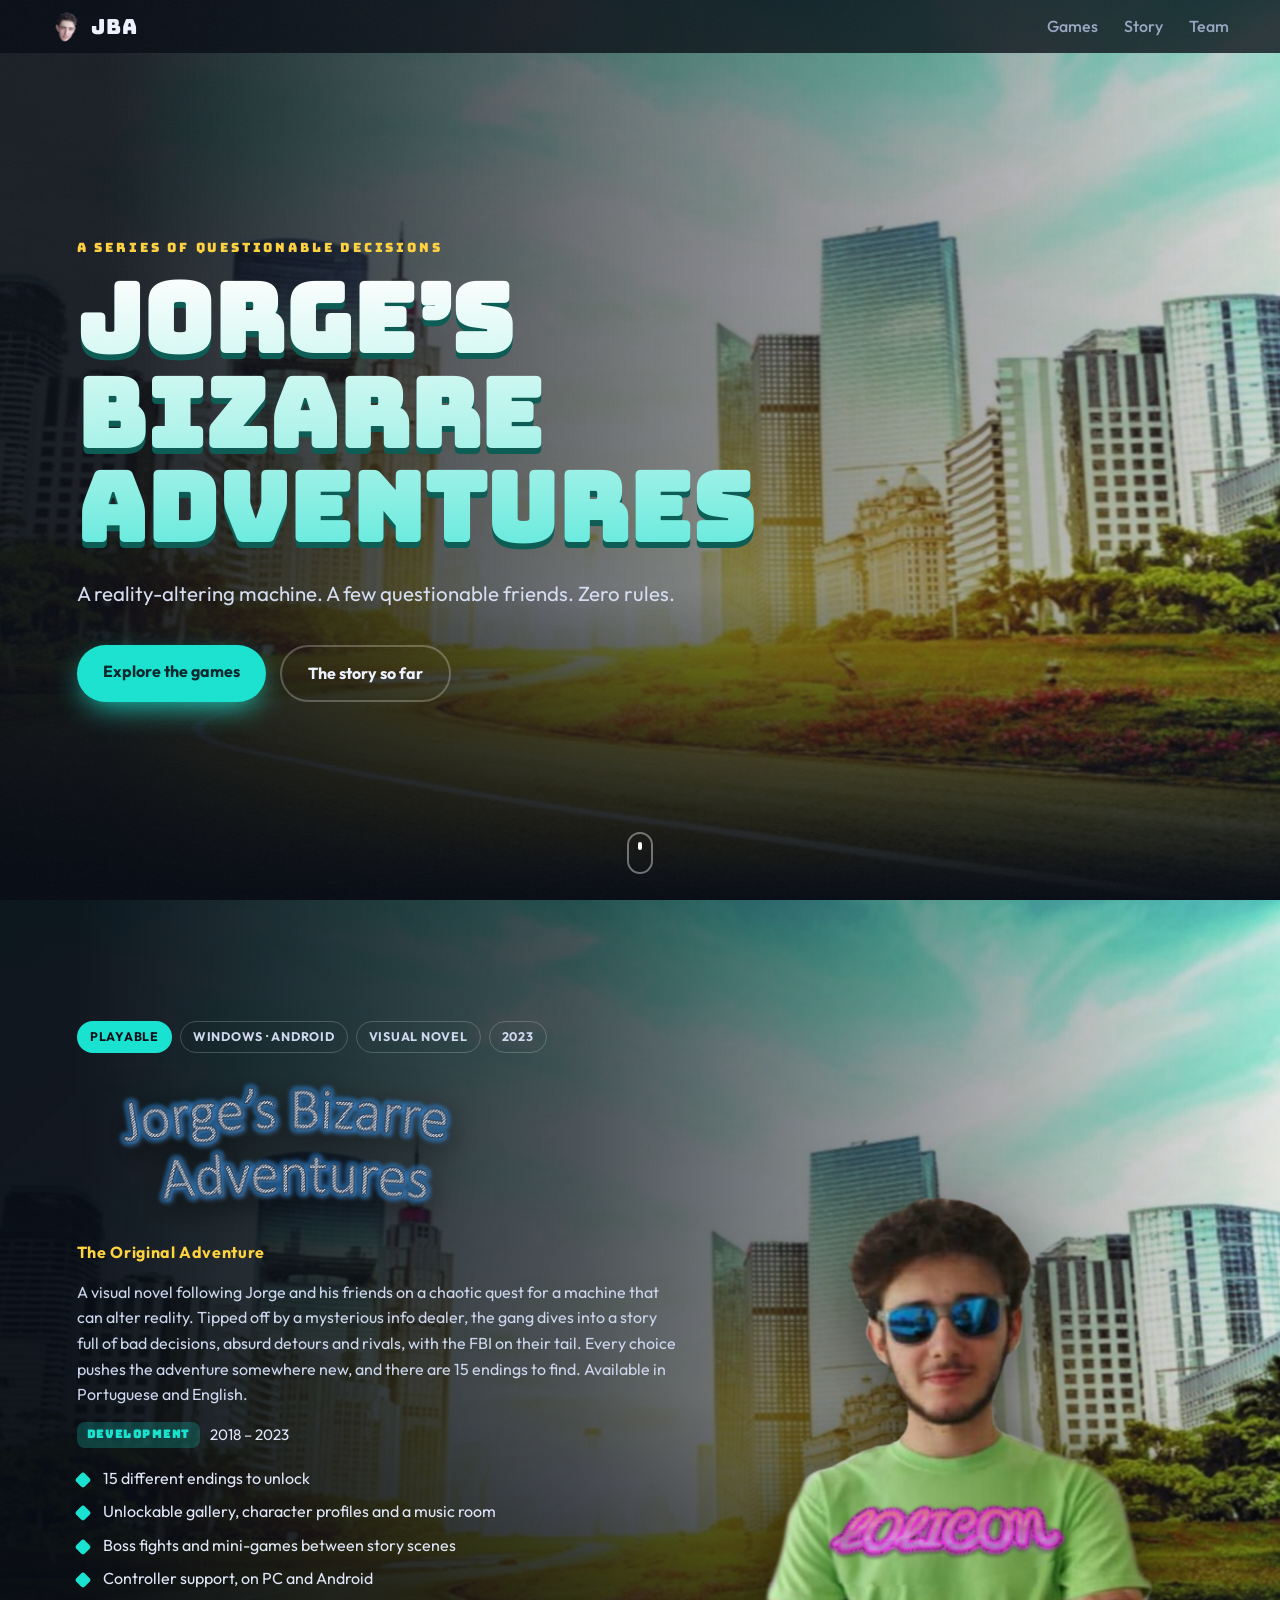
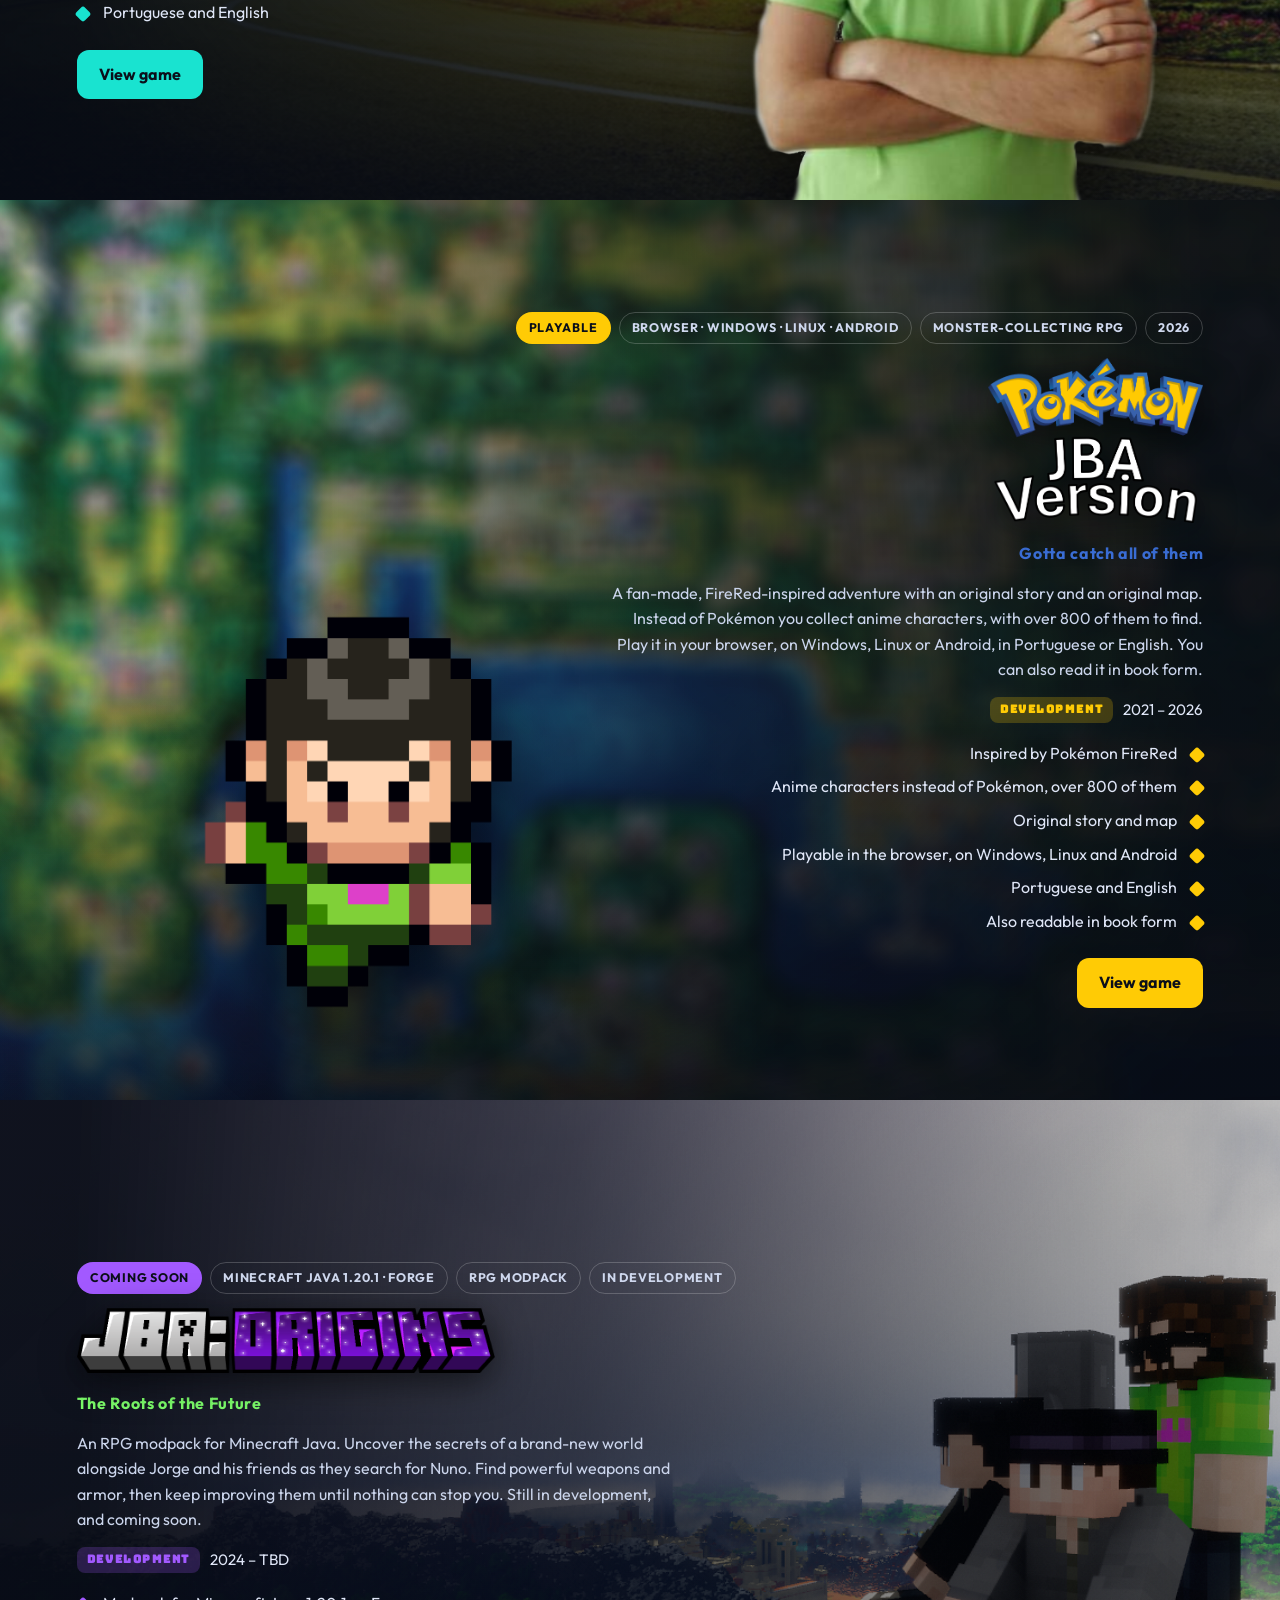
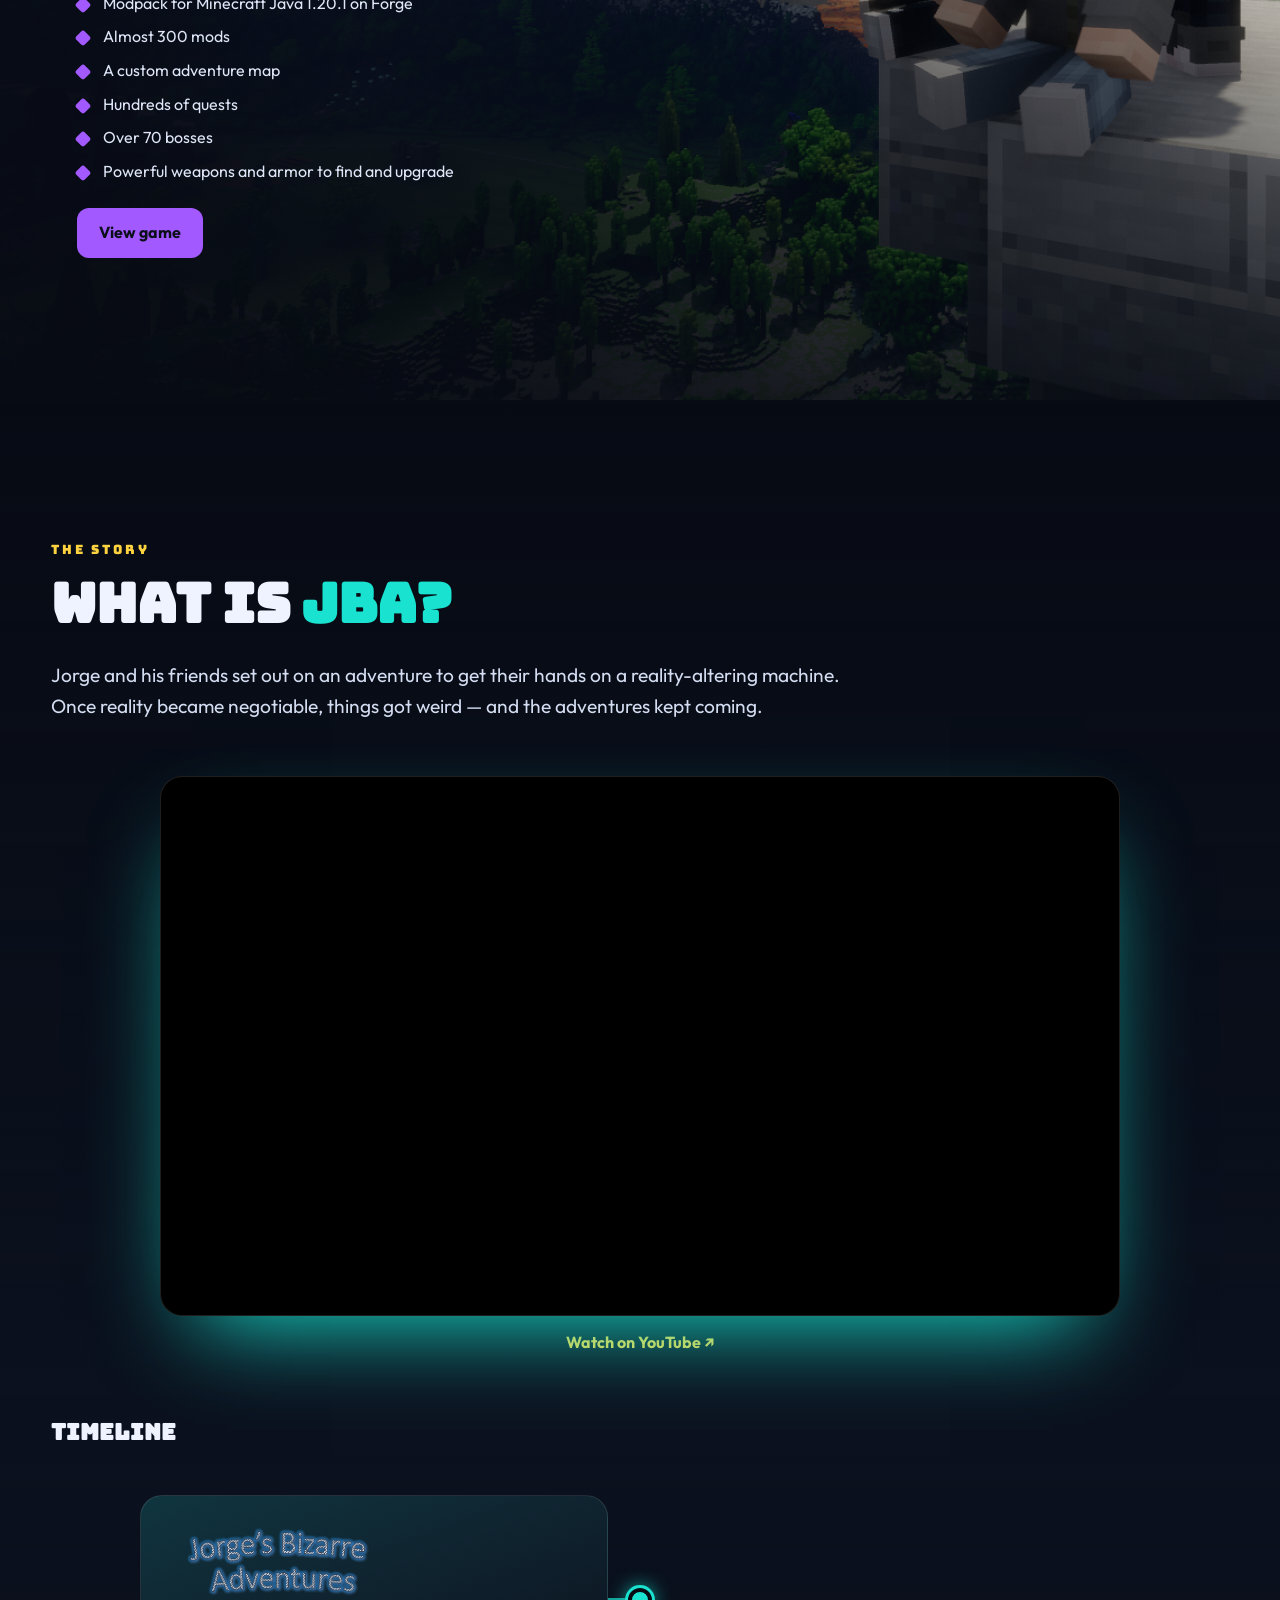
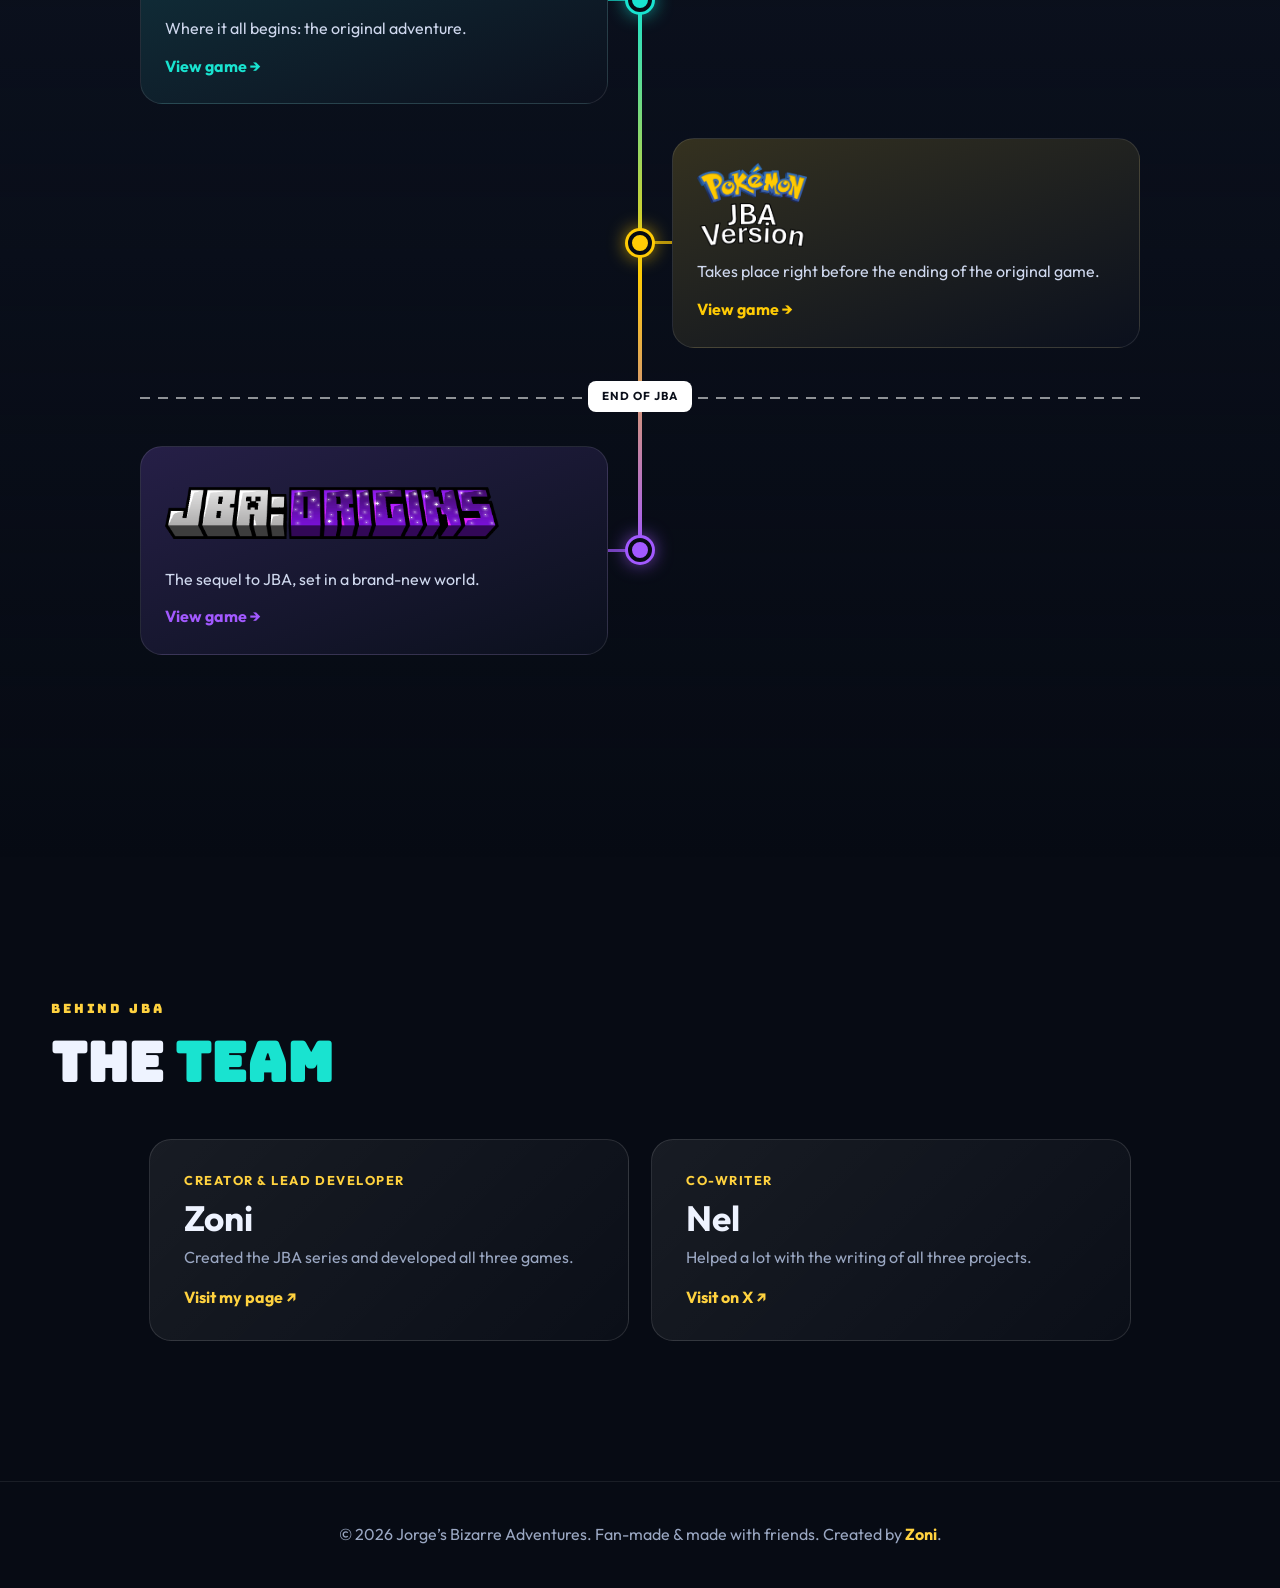
<file: index.html>
<!DOCTYPE html>
<html lang="en">
<head>
<meta charset="utf-8">
<meta name="viewport" content="width=device-width, initial-scale=1">
<title>JBA</title>
<meta name="description" content="Jorge's Bizarre Adventures: the games, the story and the gang.">
<link rel="icon" href="assets/jba/window_icon.png">
<link rel="preconnect" href="https://fonts.googleapis.com">
<link rel="preconnect" href="https://fonts.gstatic.com" crossorigin>
<link href="https://fonts.googleapis.com/css2?family=Bungee&family=Outfit:wght@400;500;700&display=swap" rel="stylesheet">
<link rel="stylesheet" href="styles.css">
</head>
<body>
<div class="noise" aria-hidden="true"></div>
<div class="glow" aria-hidden="true"></div>

<header class="nav solid" id="nav">
  <a href="#top" class="brand"><img src="assets/jba/window_icon.png" alt="" width="28" height="28"><span>JBA</span></a>
  <nav>
    <a href="#games">Games</a>
    <a href="#story">Story</a>
    <a href="#creator">Team</a>
  </nav>
</header>

<main id="top">
  <!-- HERO -->
  <section class="hero" id="hero">
    <div class="hero-bg" id="heroBg"></div>
    <div class="hero-shade"></div>
    <div class="hero-copy">
      <p class="eyebrow">A series of questionable decisions</p>
      <h1 class="glitch" data-text="Jorge’s Bizarre Adventures">Jorge’s Bizarre Adventures</h1>
      <p class="lede" id="tagline"></p>
      <div class="cta">
        <a class="btn primary" href="#games">Explore the games</a>
        <a class="btn ghost" href="#story">The story so far</a>
      </div>
    </div>
    <a class="scroll-cue" href="#games" aria-label="Scroll to games"><span></span></a>
  </section>

  <!-- GAMES: stacked panels, built from data.js -->
  <section class="stack" id="games" aria-label="The games"></section>

  <!-- STORY -->
  <section class="section alt" id="story">
    <div class="wrap">
      <p class="eyebrow">The story</p>
      <h2 id="aboutTitle">What is <em>JBA?</em></h2>
      <p class="about" id="about"></p>
      <div class="video rv" id="videoBox" data-id="-TUr1EGMgIM"></div>
      <p class="video-link rv"><a href="https://www.youtube.com/watch?v=-TUr1EGMgIM" target="_blank" rel="noopener">Watch on YouTube ↗</a></p>

      <h3 class="tl-title rv">Timeline</h3>
      <ol class="sp" id="timeline"></ol>
    </div>
  </section>

  <!-- CREATOR -->
  <section class="section" id="creator">
    <div class="wrap">
      <p class="eyebrow">Behind JBA</p>
      <h2>The <em>Team</em></h2>
      <div class="team">
        <a class="creator rv" href="https://zonig.carrd.co/" target="_blank" rel="noopener">
        <span class="creator-role">Creator &amp; Lead Developer</span>
        <strong class="creator-name">Zoni</strong>
        <span class="creator-sub">Created the JBA series and developed all three games.</span>
        <span class="tl-go">Visit my page ↗</span>
      </a>
      <a class="creator rv" href="https://x.com/Nell0W" target="_blank" rel="noopener">
        <span class="creator-role">Co-writer</span>
        <strong class="creator-name">Nel</strong>
        <span class="creator-sub">Helped a lot with the writing of all three projects.</span>
        <span class="tl-go">Visit on X ↗</span>
      </a>
      </div>
    </div>
  </section>

</main>

<footer class="footer">
  <p>© <span id="year"></span> Jorge’s Bizarre Adventures. Fan-made &amp; made with friends. Created by <a href="https://zonig.carrd.co/" target="_blank" rel="noopener">Zoni</a>.</p>
</footer>

<script src="data.js"></script>
<script src="script.js"></script>
</body>
</html>
</file>
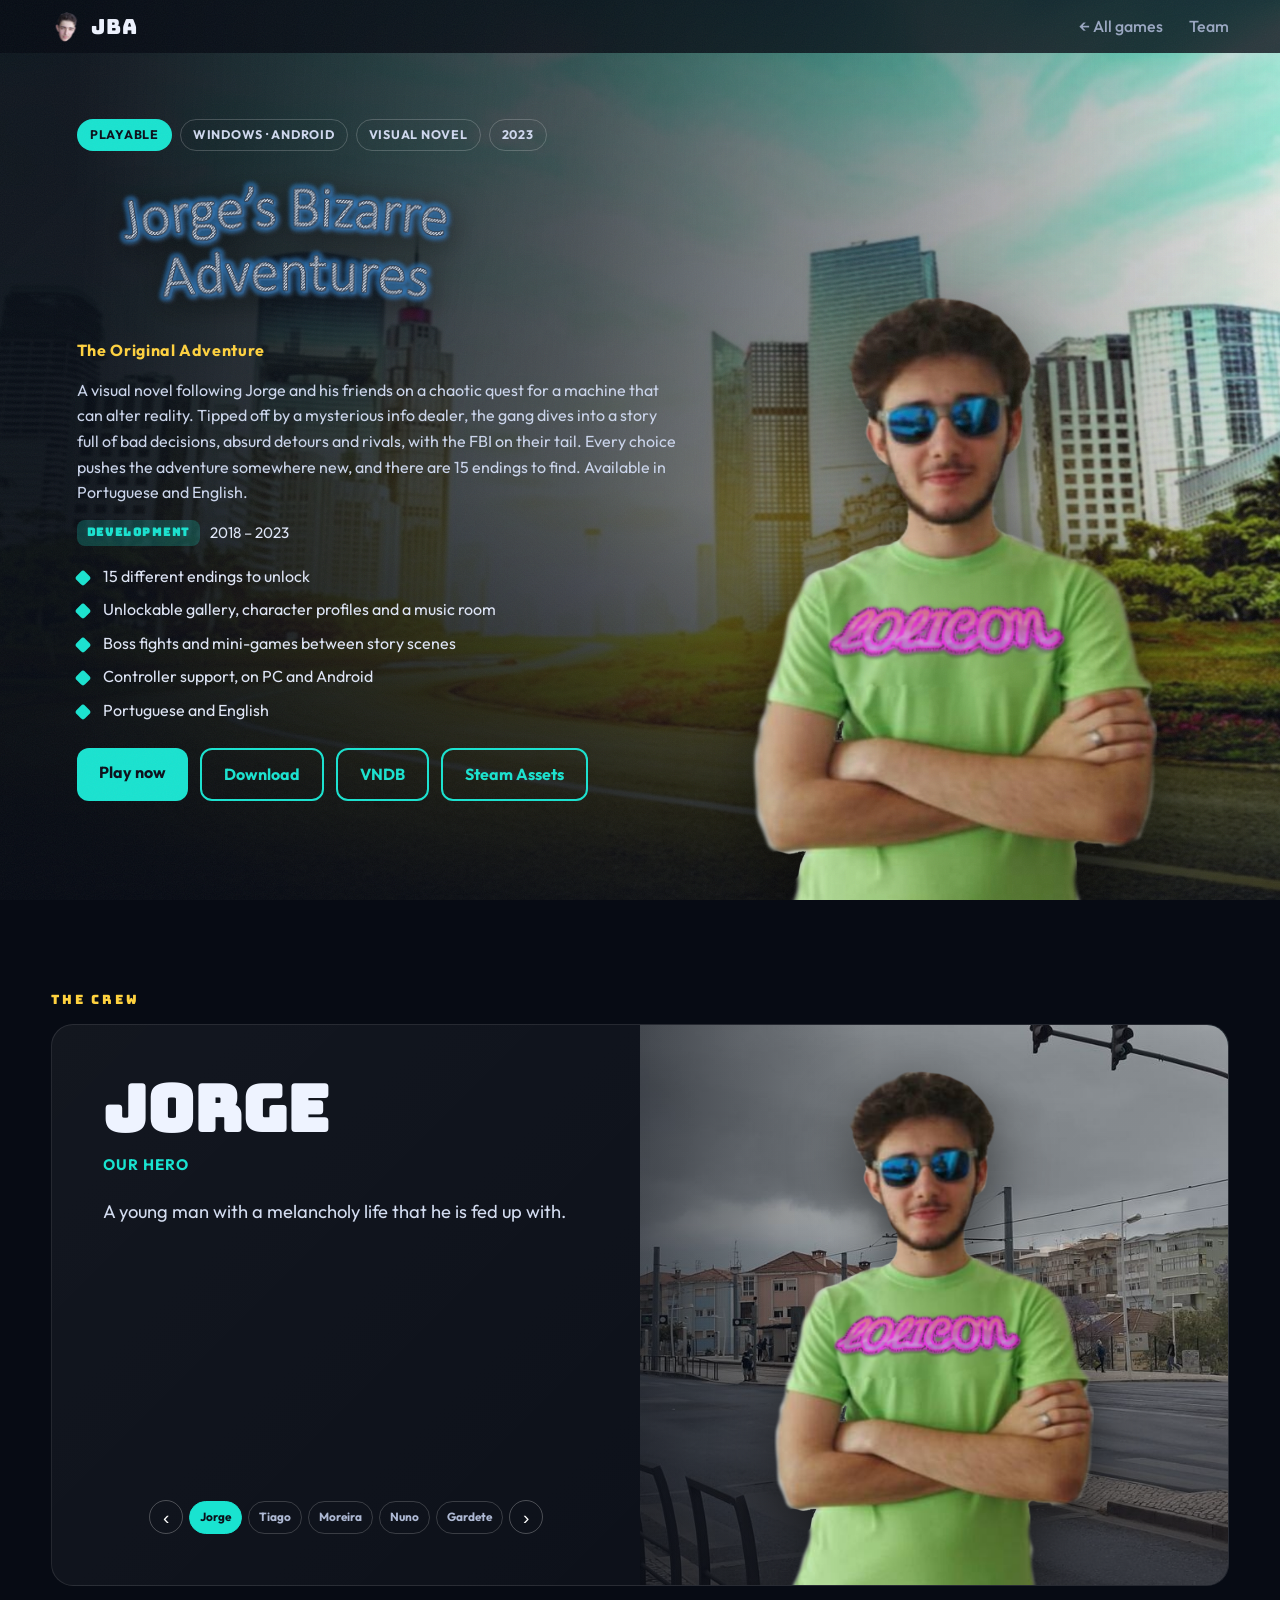
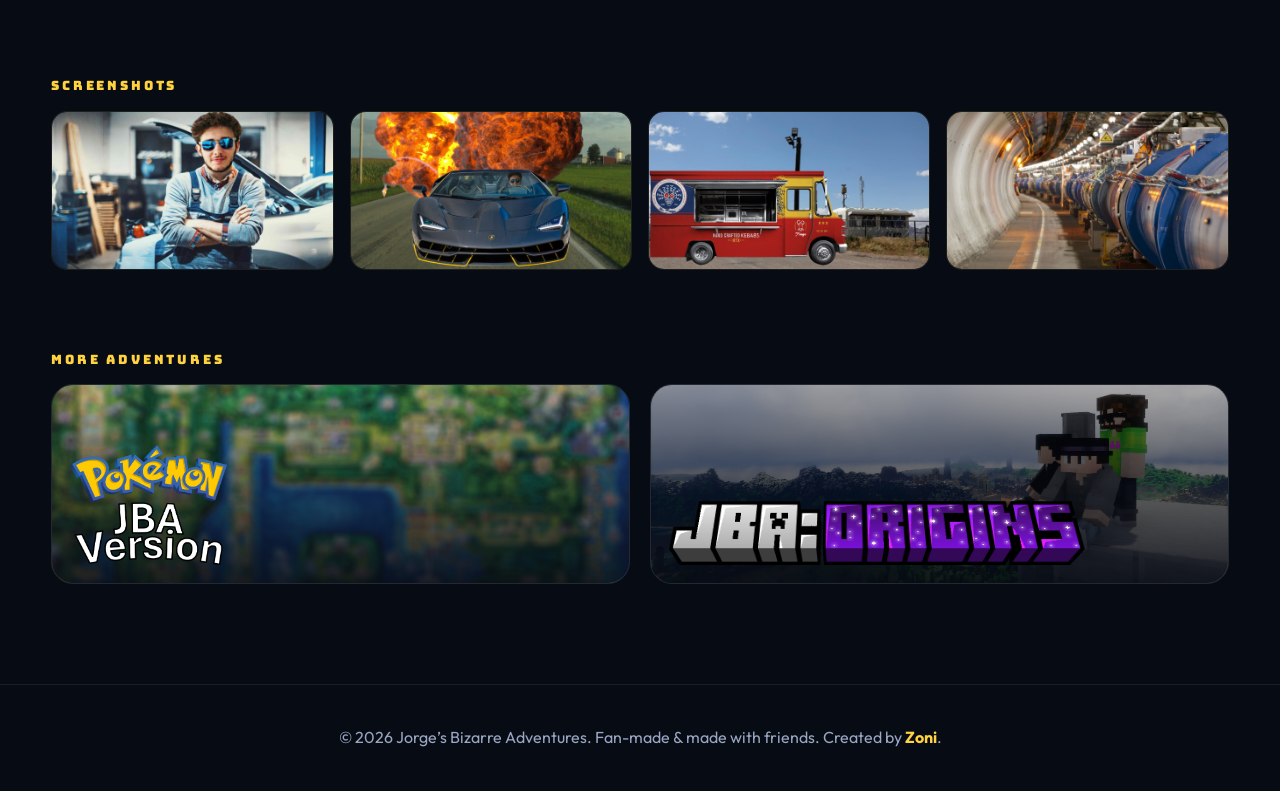
<file: game.html>
<!DOCTYPE html>
<html lang="en">
<head>
<meta charset="utf-8">
<meta name="viewport" content="width=device-width, initial-scale=1">
<title>JBA</title>
<link rel="icon" href="assets/jba/window_icon.png">
<link rel="preconnect" href="https://fonts.googleapis.com">
<link rel="preconnect" href="https://fonts.gstatic.com" crossorigin>
<link href="https://fonts.googleapis.com/css2?family=Bungee&family=Outfit:wght@400;500;700&display=swap" rel="stylesheet">
<link rel="stylesheet" href="styles.css">
</head>
<body>
<div class="noise" aria-hidden="true"></div>
<div class="glow" aria-hidden="true"></div>
<header class="nav solid" id="nav">
  <a href="index.html" class="brand"><img src="assets/jba/window_icon.png" alt="" width="28" height="28"><span>JBA</span></a>
  <nav><a href="index.html#games">← All games</a><a href="index.html#creator">Team</a></nav>
</header>
<main id="game"></main>
<footer class="footer"><p>© <span id="year"></span> Jorge’s Bizarre Adventures. Fan-made &amp; made with friends. Created by <a href="https://zonig.carrd.co/" target="_blank" rel="noopener">Zoni</a>.</p></footer>
<script src="data.js"></script>
<script src="game.js"></script>
</body>
</html>
</file>
<file: styles.css>
:root{
  --a:#19e3d0; --b:#ffd23f; --ink:#06262b;
  --bg:#070b14; --bg2:#0c1220; --text:#eef3ff; --muted:#9aa7c2;
  --radius:22px;
  --display:"Bungee","Impact",system-ui,sans-serif;
  --body:"Outfit",system-ui,-apple-system,"Segoe UI",sans-serif;
  --ease:cubic-bezier(.2,.8,.2,1);
}
*{box-sizing:border-box;margin:0;padding:0}
html{scroll-behavior:smooth}
body{background:var(--bg);color:var(--text);font-family:var(--body);line-height:1.6;overflow-x:hidden;-webkit-font-smoothing:antialiased}
img{max-width:100%;display:block}
a{color:inherit;text-decoration:none}
.wrap{width:min(1180px,92vw);margin:0 auto}

/* page-wide atmosphere that follows the selected game */
.noise{position:fixed;inset:0;pointer-events:none;z-index:50;opacity:.05;
  background-image:url("data:image/svg+xml;utf8,<svg xmlns='http://www.w3.org/2000/svg' width='160' height='160'><filter id='n'><feTurbulence type='fractalNoise' baseFrequency='.9' numOctaves='2'/></filter><rect width='100%' height='100%' filter='url(%23n)'/></svg>")}
.glow{position:fixed;inset:0;pointer-events:none;z-index:0;transition:background .8s var(--ease);
  background:radial-gradient(60vw 50vh at 85% 10%,color-mix(in srgb,var(--a) 22%,transparent),transparent 70%),
             radial-gradient(50vw 45vh at 5% 90%,color-mix(in srgb,var(--b) 14%,transparent),transparent 70%)}
main,.footer{position:relative;z-index:1}

/* NAV */
.nav{position:fixed;top:0;left:0;right:0;z-index:40;display:flex;justify-content:space-between;align-items:center;
  padding:14px 4vw;transition:background .3s,backdrop-filter .3s,padding .3s}
.nav.solid{background:rgba(7,11,20,.7);backdrop-filter:blur(14px);padding-block:10px}
.brand{display:flex;align-items:center;gap:10px;font-family:var(--display);font-size:1.3rem;letter-spacing:.04em}
.nav nav{display:flex;gap:26px}
.nav nav a{font-weight:500;color:var(--muted);transition:color .2s}
.nav nav a:hover{color:var(--text)}

/* HERO */
.hero{position:relative;min-height:100svh;display:grid;align-items:center;padding:120px 6vw 80px;overflow:hidden;isolation:isolate}
.hero-bg{position:absolute;inset:-6%;z-index:-3;background:url("assets/jba/game_menu.jpg") center/cover;transform:translate3d(0,0,0) scale(1.05);will-change:transform}
.hero-shade{position:absolute;inset:0;z-index:-2;
  background:linear-gradient(90deg,rgba(7,11,20,.92) 8%,rgba(7,11,20,.55) 50%,rgba(7,11,20,.15)),
             linear-gradient(0deg,var(--bg) 0%,transparent 35%)}
.hero-jorge{position:absolute;right:6vw;bottom:0;height:min(82vh,760px);width:auto;z-index:-1;
  filter:drop-shadow(0 30px 50px rgba(0,0,0,.5));transition:transform .2s ease-out;will-change:transform}
.hero-copy{max-width:720px}
.eyebrow{font-family:var(--display);font-size:.8rem;letter-spacing:.22em;text-transform:uppercase;color:var(--b);margin-bottom:14px}
h1{font-family:var(--display);font-size:clamp(2.6rem,7.4vw,6rem);line-height:1;letter-spacing:.01em;
  background:linear-gradient(180deg,#fff,color-mix(in srgb,var(--a) 70%,#fff));-webkit-background-clip:text;background-clip:text;color:transparent;
  filter:drop-shadow(0 6px 0 color-mix(in srgb,var(--a) 40%,#000))}
.lede{font-size:clamp(1.05rem,1.6vw,1.3rem);color:#d5def2;margin:22px 0 34px;max-width:52ch}
.cta{display:flex;gap:14px;flex-wrap:wrap}
.btn{display:inline-block;padding:14px 26px;border-radius:999px;font-weight:700;transition:transform .25s var(--ease),box-shadow .25s,background .25s}
.btn.primary{background:var(--a);color:var(--ink);box-shadow:0 10px 30px -8px var(--a)}
.btn.primary:hover{transform:translateY(-3px) scale(1.03)}
.btn.ghost{border:2px solid rgba(255,255,255,.25)}
.btn.ghost:hover{border-color:var(--b);color:var(--b);transform:translateY(-3px)}
.scroll-cue{position:absolute;left:50%;bottom:26px;width:26px;height:42px;border:2px solid rgba(255,255,255,.4);border-radius:14px;transform:translateX(-50%)}
.scroll-cue span{position:absolute;left:50%;top:8px;width:4px;height:8px;border-radius:2px;background:#fff;transform:translateX(-50%);animation:cue 1.6s infinite}
@keyframes cue{0%{opacity:0;transform:translate(-50%,0)}30%{opacity:1}100%{opacity:0;transform:translate(-50%,14px)}}

/* reality-glitch: periodic RGB-split on the title */
.glitch{position:relative}
.glitch::before,.glitch::after{content:attr(data-text);position:absolute;inset:0;background:inherit;-webkit-background-clip:text;background-clip:text;color:transparent;filter:none;opacity:0;pointer-events:none}
.glitch::before{text-shadow:none;-webkit-text-fill-color:var(--b);transform:translate(-4px,0);clip-path:inset(0 0 55% 0)}
.glitch::after{-webkit-text-fill-color:var(--a);transform:translate(4px,0);clip-path:inset(55% 0 0 0)}
.glitch.warp::before,.glitch.warp::after{opacity:.9;animation:warp .45s steps(2) 1}
@keyframes warp{0%{transform:translate(-8px,-2px)}25%{transform:translate(6px,3px)}50%{transform:translate(-5px,1px)}75%{transform:translate(8px,-3px)}100%{transform:translate(0,0)}}

/* SECTIONS */
.section{padding:clamp(70px,11vw,140px) 0}
.section.alt{background:linear-gradient(180deg,transparent,rgba(12,18,32,.85),transparent)}
h2{font-family:var(--display);font-size:clamp(1.9rem,4.4vw,3.4rem);line-height:1.1;margin-bottom:46px}
h2 em{font-style:normal;color:var(--a);transition:color .6s}

/* reveal on scroll */
.rv{opacity:0;transform:translateY(34px);transition:opacity .8s var(--ease),transform .8s var(--ease)}
.rv.in{opacity:1;transform:none}

/* GAME STAGE */
.stage{display:grid;grid-template-columns:1.25fr 1fr;gap:0;border-radius:var(--radius);overflow:hidden;
  background:linear-gradient(135deg,rgba(255,255,255,.06),rgba(255,255,255,.02));border:1px solid rgba(255,255,255,.1);
  box-shadow:0 40px 90px -30px color-mix(in srgb,var(--a) 45%,#000);transition:box-shadow .8s}
.stage-art{position:relative;min-height:480px;overflow:hidden;isolation:isolate;background:#000}
.art-bg{position:absolute;inset:-4%;background-size:cover;background-position:center;z-index:-2;transition:opacity .5s,transform 1.2s var(--ease)}
.stage:hover .art-bg{transform:scale(1.05)}
.art-shade{position:absolute;inset:0;z-index:-1;background:linear-gradient(90deg,rgba(0,0,0,.1),rgba(7,11,20,.7)),linear-gradient(0deg,rgba(0,0,0,.5),transparent 50%)}
.art-logo{position:absolute;left:6%;top:8%;width:min(58%,360px);filter:drop-shadow(0 8px 20px rgba(0,0,0,.55))}
.art-char{position:absolute;right:4%;bottom:0;height:86%;width:auto;max-width:48%;object-fit:contain;filter:drop-shadow(0 18px 30px rgba(0,0,0,.55))}
.swap{animation:swap .7s var(--ease)}
@keyframes swap{0%{opacity:0;transform:translateY(24px) scale(.96);filter:blur(8px)}100%{opacity:1;transform:none;filter:none}}

.stage-info{padding:clamp(26px,4vw,48px);display:flex;flex-direction:column;justify-content:center;gap:14px}
.chips{display:flex;flex-wrap:wrap;gap:8px}
.chip{font-size:.78rem;font-weight:700;letter-spacing:.06em;text-transform:uppercase;padding:5px 12px;border-radius:999px;border:1px solid rgba(255,255,255,.2);color:#cfd8ee}
.chip.status{background:var(--a);color:var(--ink);border-color:transparent}
.stage-info h3{font-family:var(--display);font-size:clamp(1.7rem,3vw,2.5rem);line-height:1.1}
.sub{color:var(--b);font-weight:700;letter-spacing:.04em}
.desc{color:#cbd5ec}
.feat{list-style:none;display:grid;gap:8px;margin-top:4px}
.feat li{position:relative;padding-left:26px;color:#dfe6f7}
.feat li::before{content:"";position:absolute;left:0;top:.5em;width:12px;height:12px;border-radius:3px;background:var(--a);transform:rotate(45deg)}
.links{display:flex;gap:12px;flex-wrap:wrap;margin-top:10px}
.links a{padding:12px 22px;border-radius:12px;font-weight:700;background:var(--a);color:var(--ink);transition:transform .2s var(--ease)}
.links a:hover{transform:translateY(-3px)}
.stage-info .anim{animation:fadeUp .6s var(--ease) both}
@keyframes fadeUp{from{opacity:0;transform:translateY(14px)}to{opacity:1;transform:none}}

/* PICKER */
.picker{display:grid;grid-template-columns:repeat(3,1fr);gap:16px;margin-top:22px}
.pick{position:relative;display:flex;align-items:center;gap:14px;padding:16px;border-radius:18px;text-align:left;cursor:pointer;color:inherit;font:inherit;
  background:rgba(255,255,255,.04);border:1px solid rgba(255,255,255,.1);overflow:hidden;transition:transform .3s var(--ease),border-color .3s,background .3s}
.pick:hover{transform:translateY(-4px)}
.pick img{width:54px;height:54px;border-radius:14px;object-fit:cover;background:#fff2}
.pick .n{font-family:var(--display);font-size:.8rem;color:var(--pa)}
.pick strong{display:block;line-height:1.2}
.pick small{color:var(--muted)}
.pick.active{border-color:var(--pa);background:color-mix(in srgb,var(--pa) 14%,transparent)}
.pick .bar{position:absolute;left:0;bottom:0;height:3px;width:0;background:var(--pa)}
.pick.active .bar{animation:fill var(--auto,9s) linear forwards}
@keyframes fill{to{width:100%}}

/* STORY */
.about{max-width:62ch;font-size:1.2rem;color:#d3dcf0;margin:-20px 0 54px}
.timeline{list-style:none;display:grid;grid-template-columns:repeat(3,1fr);gap:20px;position:relative}
.timeline li{position:relative;padding:28px;border-radius:var(--radius);background:rgba(255,255,255,.05);border:1px solid rgba(255,255,255,.1);transition:transform .35s var(--ease),border-color .35s}
.timeline li:hover{transform:translateY(-8px) rotate(-.6deg);border-color:var(--a)}
.timeline .tag{font-family:var(--display);font-size:.75rem;letter-spacing:.18em;color:var(--b)}
.timeline h4{font-family:var(--display);font-size:1.4rem;margin:10px 0}
.timeline p{color:#c4cee6}

/* CAST */
.cast{display:grid;grid-template-columns:repeat(3,1fr);gap:22px}
.card{position:relative;height:430px;border-radius:var(--radius);overflow:hidden;display:flex;align-items:flex-end;justify-content:center;
  background:linear-gradient(160deg,color-mix(in srgb,var(--a) 28%,#0c1220),#0c1220 70%);border:1px solid rgba(255,255,255,.1);transition:transform .15s ease-out,box-shadow .3s,opacity .8s var(--ease);transform-style:preserve-3d;will-change:transform}
.card:hover{box-shadow:0 30px 60px -25px var(--a)}
.card img{position:absolute;bottom:0;height:88%;width:auto;max-width:88%;object-fit:contain;filter:drop-shadow(0 18px 24px rgba(0,0,0,.5));transition:transform .4s var(--ease)}
.card:hover img{transform:scale(1.06) translateY(-6px)}
.card figcaption{position:relative;align-self:flex-start;margin:18px;padding:8px 14px;border-radius:12px;background:rgba(7,11,20,.7);backdrop-filter:blur(8px)}
.card figcaption b{display:block;font-family:var(--display)}
.card figcaption span{color:var(--muted);font-size:.9rem}

.footer{padding:40px 4vw;text-align:center;color:var(--muted);border-top:1px solid rgba(255,255,255,.08)}

/* RESPONSIVE */
@media (max-width:900px){
  .stage{grid-template-columns:1fr}
  .stage-art{min-height:340px}
  .picker,.timeline,.cast{grid-template-columns:1fr}
  .card{height:360px}
  .hero-jorge{opacity:.35;right:-10vw}
  .hero-shade{background:linear-gradient(0deg,var(--bg) 4%,rgba(7,11,20,.6))}
}
@media (max-width:560px){.nav nav{gap:16px}}
/* animations always play: the OS reduced-motion setting is intentionally ignored */

/* ===== STACKED GAME PANELS ===== */
.stack{position:relative}
.panel{position:relative;min-height:100svh;overflow:hidden;isolation:isolate;display:flex;align-items:center;
  padding:100px 6vw 80px;background:#000}
.panel-bg{position:absolute;inset:-5%;z-index:-3;background-size:cover;background-position:center;will-change:transform}
.panel-shade{position:absolute;inset:0;z-index:-2;
  background:linear-gradient(90deg,rgba(7,11,20,.95) 6%,rgba(7,11,20,.7) 45%,rgba(7,11,20,.1)),
             linear-gradient(0deg,rgba(7,11,20,.8),transparent 45%),
             linear-gradient(135deg,color-mix(in srgb,var(--pa) 25%,transparent),transparent 55%)}
.panel-num{position:absolute;right:4vw;top:90px;z-index:-1;font-family:var(--display);font-size:clamp(7rem,22vw,20rem);line-height:1;
  color:transparent;-webkit-text-stroke:2px color-mix(in srgb,var(--pa) 55%,transparent);opacity:.55;pointer-events:none}
.panel-char{position:absolute;right:7vw;bottom:0;height:min(78vh,720px);width:auto;max-width:42vw;object-fit:contain;z-index:-1;
  filter:drop-shadow(0 25px 40px rgba(0,0,0,.6));transition:transform .25s ease-out}
.panel-copy{max-width:600px;display:flex;flex-direction:column;gap:14px}
.panel-logo{width:min(77%,418px);max-height:165px;object-fit:contain;object-position:left;filter:drop-shadow(0 8px 18px rgba(0,0,0,.6));margin-bottom:4px}
.panel h3{font-family:var(--display);font-size:clamp(1.9rem,3.8vw,3.2rem);line-height:1.05}
.panel .chip.status{background:var(--pa);color:#0b0f1a}
.panel .sub{color:var(--pb)}
.panel .feat li::before{background:var(--pa)}
.panel .links a{background:var(--pa);color:#0b0f1a}
.panel-copy>*{opacity:0;transform:translateY(22px);transition:opacity .7s var(--ease),transform .7s var(--ease)}
.panel.live .panel-copy>*{opacity:1;transform:none}
.panel.live .panel-copy>*:nth-child(2){transition-delay:.06s}.panel.live .panel-copy>*:nth-child(3){transition-delay:.12s}
.panel.live .panel-copy>*:nth-child(4){transition-delay:.18s}.panel.live .panel-copy>*:nth-child(5){transition-delay:.24s}
.panel.live .panel-copy>*:nth-child(6){transition-delay:.3s}.panel.live .panel-copy>*:nth-child(7){transition-delay:.36s}
.panel-char{opacity:0;transform:translateX(60px)}
.panel.live .panel-char{opacity:1;transform:none;transition:opacity .9s var(--ease) .15s,transform .9s var(--ease) .15s}

/* side progress dots */
.dots{position:fixed;right:22px;top:50%;transform:translateY(-50%);z-index:45;display:flex;flex-direction:column;gap:14px;
  opacity:0;pointer-events:none;transition:opacity .4s}
.dots.show{opacity:1;pointer-events:auto}
.dots a{width:12px;height:12px;border-radius:50%;border:2px solid rgba(255,255,255,.6);transition:all .3s var(--ease)}
.dots a{padding:0}.dots a:hover{border-color:var(--pa);transform:scale(1.3)}
.dots a.on{background:var(--pa);border-color:var(--pa);transform:scale(1.5);box-shadow:0 0 14px var(--pa)}

@media (max-width:900px){
  .panel{position:relative;height:auto;min-height:100svh;border-radius:0;padding:110px 6vw 40px;align-items:flex-start}
  .panel-char{opacity:.35;right:-8vw;max-width:70vw;height:60vh}
  .panel-shade{background:linear-gradient(0deg,rgba(7,11,20,.92) 20%,rgba(7,11,20,.55))}
  .dots{right:10px}
}

/* ===== GAME PAGE ===== */
.panel.solo{position:relative;border-radius:0;box-shadow:none}
.panel.solo .panel-char{opacity:1;transform:none}
.more{padding:80px 0 100px}
.more-grid{display:grid;grid-template-columns:repeat(auto-fit,minmax(280px,1fr));gap:20px}
.more-card{position:relative;height:200px;border-radius:var(--radius);overflow:hidden;display:flex;flex-direction:column;align-items:flex-start;justify-content:flex-end;gap:8px;padding:18px;isolation:isolate;
  border:1px solid rgba(255,255,255,.12);transition:transform .35s var(--ease),border-color .3s}
.more-card:hover{transform:translateY(-6px);border-color:var(--pa)}
.mc-bg{position:absolute;inset:0;z-index:-2;background-size:cover;background-position:center;transition:transform .6s var(--ease)}
.more-card:hover .mc-bg{transform:scale(1.08)}
.more-card::after{content:"";position:absolute;inset:0;z-index:-1;background:linear-gradient(0deg,rgba(7,11,20,.9),rgba(7,11,20,.2))}
.more-card img{max-height:66px;max-width:77%;object-fit:contain;object-position:left}
.more-card span{font-family:var(--display);font-size:.85rem;color:var(--pa)}

/* ===== RIGHT-ALIGNED PANEL (text right, Jorge left) ===== */
.panel.right{justify-content:flex-end}
.panel.right .panel-shade{background:linear-gradient(270deg,rgba(7,11,20,.95) 6%,rgba(7,11,20,.7) 45%,rgba(7,11,20,.1)),
  linear-gradient(0deg,rgba(7,11,20,.8),transparent 45%),linear-gradient(225deg,color-mix(in srgb,var(--pa) 25%,transparent),transparent 55%)}
.panel.right .panel-copy{align-items:flex-end;text-align:right}
.panel.right .chips,.panel.right .links{justify-content:flex-end}
.panel.right .panel-logo{object-position:right}
.panel.right .feat li{padding-left:0;padding-right:26px}
.panel.right .feat li::before{left:auto;right:0}
.panel.right .panel-num{right:auto;left:4vw}
.panel.right .panel-char{right:auto;left:7vw;transform:translateX(-60px)}
.panel.right.live .panel-char{transform:none}
@media (max-width:900px){.panel.right .panel-copy{align-items:flex-start;text-align:left}.panel.right .panel-char{left:-8vw}
  .panel.right .chips,.panel.right .links{justify-content:flex-start}.panel.right .feat li{padding:0 0 0 26px}.panel.right .feat li::before{left:0;right:auto}}

/* ground the characters: let the cut-off legs bleed past the panel edge */
.panel-char{bottom:-7vh!important}

.panel-num{display:none}

/* ===== SCREENSHOTS + LIGHTBOX ===== */
.links a.alt{background:transparent;color:var(--pa,var(--a));border:2px solid var(--pa,var(--a))}
.shots{padding:90px 0 0}
.shots-grid{display:grid;grid-template-columns:repeat(auto-fill,minmax(250px,1fr));gap:16px}
.shot{position:relative;aspect-ratio:16/9;border:1px solid rgba(255,255,255,.12);border-radius:16px;overflow:hidden;cursor:zoom-in;padding:0;background:#000;color:inherit;font:inherit;transition:transform .3s var(--ease),border-color .3s}
.shot:hover{transform:translateY(-5px);border-color:var(--pa)}
.shot img{width:100%;height:100%;object-fit:cover;transition:transform .5s var(--ease)}
.shot:hover img{transform:scale(1.07)}
.shot span{position:absolute;left:0;right:0;bottom:0;padding:26px 14px 10px;font-size:.88rem;font-weight:500;text-align:left;background:linear-gradient(0deg,rgba(0,0,0,.8),transparent)}
.lightbox{position:fixed;inset:0;z-index:100;display:none;align-items:center;justify-content:center;flex-direction:column;gap:12px;background:rgba(4,6,12,.92);padding:4vh 4vw}
.lightbox.open{display:flex}
.lightbox img{max-width:92vw;max-height:78vh;border-radius:12px;box-shadow:0 30px 80px rgba(0,0,0,.6)}
.lightbox p{color:#cfd8ee}
.lightbox button{position:absolute;background:rgba(255,255,255,.1);border:0;color:#fff;font-size:2rem;width:52px;height:52px;border-radius:50%;cursor:pointer;transition:background .2s}
.lightbox button:hover{background:var(--a)}
.lb-x{top:20px;right:20px}.lb-p{left:20px;top:50%}.lb-n{right:20px;top:50%}

/* lightbox: sliding strip (ignores the OS reduced-motion setting on purpose) */
.lightbox{padding:0;gap:0}
.lightbox.open{animation:lbFade .35s var(--ease)}
@keyframes lbFade{from{opacity:0}to{opacity:1}}
.lb-view{width:100%;height:100%;overflow:hidden}
.lb-track{display:flex;height:100%;transition:transform .65s cubic-bezier(.77,0,.18,1)}
.lb-slide{flex:0 0 100%;display:flex;align-items:center;justify-content:center;padding:6vh 8vw}
.lightbox img{max-width:100%;max-height:88vh;width:auto;height:auto;border-radius:12px;box-shadow:0 30px 80px rgba(0,0,0,.6)}
.lb-dots{position:absolute;bottom:22px;left:50%;transform:translateX(-50%);display:flex;gap:10px}
.lb-dots i{width:10px;height:10px;border-radius:50%;background:rgba(255,255,255,.35);cursor:pointer;transition:background .3s,transform .3s}
.lb-dots i.on{background:var(--a);transform:scale(1.4)}
@media (prefers-reduced-motion:reduce){
  .lightbox .lb-track{transition:transform .65s cubic-bezier(.77,0,.18,1)!important}
  .lightbox .lb-dots i{transition:background .3s,transform .3s!important}
}


.devline{display:inline-flex;align-items:center;gap:10px;font-size:.95rem;color:#dfe6f7}
.devline b{font-family:var(--display);font-size:.7rem;letter-spacing:.14em;text-transform:uppercase;padding:4px 10px;border-radius:8px;background:color-mix(in srgb,var(--pa) 22%,transparent);color:var(--pa)}
.panel.right .devline{align-self:flex-end}

/* ===== CREW SHOWCASE ===== */
.crew{padding:90px 0 0}
.cs{display:grid;grid-template-columns:1fr 1fr;gap:0;border-radius:var(--radius);overflow:hidden;border:1px solid rgba(255,255,255,.1);
  background:linear-gradient(135deg,rgba(255,255,255,.05),rgba(255,255,255,.015))}
.cs-text{display:flex;flex-direction:column;justify-content:space-between;padding:clamp(24px,4vw,52px);min-width:0}
.cs-view{overflow:hidden;width:100%}
.cs-track{display:flex;transition:transform .7s cubic-bezier(.77,0,.18,1)}
.cs-slide{flex:0 0 100%;min-width:0}
.cs-text .cs-slide{display:flex;flex-direction:column;gap:12px;padding-right:12px}
.cs-count{font-family:var(--display);font-size:.8rem;letter-spacing:.2em;color:var(--pa)}
.cs-text h3{font-family:var(--display);font-size:clamp(2.4rem,5vw,4.2rem);line-height:1}
.cs-text em{font-style:normal;font-weight:700;letter-spacing:.06em;text-transform:uppercase;color:var(--pa);font-size:.95rem}
.cs-text p{font-size:1.15rem;color:#d3dcf0;max-width:42ch;margin-top:8px}
.cs-nav{display:flex;align-items:center;gap:12px;margin-top:34px;flex-wrap:wrap}
.cs-arrow{width:46px;height:46px;border-radius:50%;border:2px solid rgba(255,255,255,.25);background:none;color:#fff;font-size:1.6rem;line-height:1;cursor:pointer;transition:all .25s var(--ease)}
.cs-arrow:hover{background:var(--pa);border-color:var(--pa);color:#0b0f1a}
.cs-tabs{display:flex;gap:8px;flex-wrap:wrap}
.cs-tab{font:inherit;font-weight:700;font-size:.9rem;padding:9px 16px;border-radius:999px;border:1px solid rgba(255,255,255,.18);background:none;color:#aeb9d4;cursor:pointer;transition:all .3s var(--ease)}
.cs-tab:hover{color:#fff;border-color:var(--pa)}
.cs-tab.on{background:var(--pa);border-color:var(--pa);color:#0b0f1a}
.cs-stage{position:relative;min-height:560px;overflow:hidden;
  background:radial-gradient(70% 60% at 50% 85%,color-mix(in srgb,var(--pa) 38%,transparent),transparent 70%),linear-gradient(170deg,color-mix(in srgb,var(--pa) 18%,#0c1220),#080c18)}
.cs-stage .cs-view,.cs-stage .cs-track{height:100%;position:absolute;inset:0}
.cs-stage .cs-slide{position:relative;display:flex;align-items:flex-end;justify-content:center}
.cs-stage img{height:94%;max-width:92%;width:auto;object-fit:contain;object-position:bottom;margin-bottom:-2%;filter:drop-shadow(0 20px 30px rgba(0,0,0,.55))}
@media (prefers-reduced-motion:reduce){.cs-track{transition:transform .7s cubic-bezier(.77,0,.18,1)!important}.cs-tab,.cs-arrow{transition:all .25s!important}}
@media (max-width:860px){.cs{grid-template-columns:1fr}.cs-stage{min-height:440px;order:-1}}

/* crew: compact nav, no peeking text */
.cs-nav{gap:8px;margin-top:28px;flex-wrap:nowrap}
.cs-arrow{width:34px;height:34px;flex:none;font-size:1.2rem;border-width:1.5px}
.cs-tabs{gap:6px;flex-wrap:wrap}
.cs-tab{font-size:.78rem;padding:6px 12px}
.cs-text .cs-slide{opacity:0;transition:opacity .45s var(--ease)}
.cs-text .cs-slide.on{opacity:1}
.cs-text .cs-view{clip-path:inset(0)}
@media (prefers-reduced-motion:reduce){.cs-text .cs-slide{transition:opacity .45s!important}}

/* crew: per-character backgrounds */
.cs-stage .cs-slide{background-size:cover;background-position:center}
.cs-stage .cs-slide::before{content:"";position:absolute;inset:0;
  background:linear-gradient(0deg,rgba(7,11,20,.55),rgba(7,11,20,.05) 55%),linear-gradient(90deg,rgba(7,11,20,.5),transparent 40%)}
.cs-stage .cs-slide img{position:relative;z-index:1}

/* chips row can run wider than the text column */
.panel-copy .chips{width:max-content;max-width:min(1240px,92vw)}
@media (max-width:900px){.panel-copy .chips{width:auto;max-width:100%}}

.brand img{width:30px;height:30px;object-fit:contain;border-radius:8px}

/* crew: pixel-art overworld sprites (4-frame walk cycle) */
.sprite{--s:9;position:relative;z-index:1;width:calc(var(--s) * 32px);height:calc(var(--s) * 48px);margin-bottom:9%;
  background-repeat:no-repeat;background-size:calc(var(--s) * 128px) calc(var(--s) * 48px);image-rendering:pixelated;
  animation:spriteWalk .8s steps(4) infinite}
.sprite::after{content:"";position:absolute;left:12%;right:12%;bottom:-4%;height:7%;border-radius:50%;background:rgba(0,0,0,.35);filter:blur(3px);z-index:-1}
@keyframes spriteWalk{from{background-position-x:0}to{background-position-x:calc(var(--s) * -128px)}}
.cs-stage .cs-slide{background-size:cover}
@media (max-width:860px){.sprite{--s:7}}

/* crew: single-line nav, shadow tucked under the feet */
.cs-nav{flex-wrap:nowrap;gap:6px}
.cs-tabs{flex:1 1 auto;min-width:0;flex-wrap:nowrap;gap:4px;justify-content:space-between;overflow-x:auto;scrollbar-width:none}
.cs-tabs::-webkit-scrollbar{display:none}
.cs-tab{flex:none;white-space:nowrap;font-size:.74rem;padding:6px 10px}
.sprite::after{left:6%;right:6%;bottom:-3%;height:10%;filter:blur(2px)}

/* more adventures: first card's logo bigger */
.more-card[data-g="jba"] img{max-height:112px;max-width:85%}
.more-card[data-g="pokemon"] img{max-height:120px;max-width:85%}

/* full-body pixel skins: show the whole figure, crisp */
.cs-stage img.full{height:84%;margin-bottom:5%;image-rendering:pixelated}

/* crew tabs: grouped in the middle, growing outward as more names are added */
.cs-tabs{justify-content:flex-start;gap:6px}
.cs-tab:first-child{margin-left:auto}
.cs-tab:last-child{margin-right:auto}

/* crew nav: arrows hug the names, whole group centered */
.cs-nav{justify-content:center}
.cs-tabs{flex:0 1 auto;justify-content:flex-start}
.cs-tab:first-child{margin-left:0}
.cs-tab:last-child{margin-right:0}

/* What is JBA? video */
.video{position:relative;aspect-ratio:16/9;width:min(100%,960px);margin:0 0 14px;border-radius:var(--radius);overflow:hidden;background:#000;
  border:1px solid rgba(255,255,255,.12);box-shadow:0 40px 90px -35px var(--a)}
.video iframe{position:absolute;inset:0;width:100%;height:100%;border:0}
.video-link{margin:0 0 60px}
.video-link a{color:var(--b);font-weight:700}
.video-link a:hover{text-decoration:underline}

/* ===== SERIES TIMELINE ===== */
.tl-title{font-family:var(--display);font-size:1.4rem;margin:10px 0 34px}
.tl{list-style:none;position:relative;display:grid;grid-template-columns:repeat(3,1fr);gap:22px;padding-top:44px;margin-bottom:20px}
.tl::before{content:"";position:absolute;top:14px;left:calc(100% / 6);right:calc(100% / 6);height:4px;border-radius:4px;
  background:linear-gradient(90deg,#19e3d0,#ffcb05 50%,#a259ff)}
.tl-item{position:relative;display:flex;flex-direction:column}
.tl-dot{position:absolute;top:-44px;left:50%;width:22px;height:22px;margin-left:-11px;border-radius:50%;background:var(--pa);
  border:4px solid var(--bg);box-shadow:0 0 0 3px var(--pa),0 0 22px var(--pa);z-index:1}
.tl-card{position:relative;flex:1;display:flex;flex-direction:column;align-items:flex-start;gap:12px;padding:24px;border-radius:var(--radius);overflow:hidden;
  background:linear-gradient(160deg,color-mix(in srgb,var(--pa) 16%,#0e1424),#0b101d);border:1px solid rgba(255,255,255,.1);
  transition:transform .35s var(--ease),border-color .3s,box-shadow .35s}
.tl-card:hover{transform:translateY(-6px);border-color:var(--pa);box-shadow:0 26px 50px -26px var(--pa)}
.tl-card img{height:84px;max-width:80%;object-fit:contain;object-position:left}
.tl-card p{color:#cfd8ee;flex:1}
.tl-tag{font-size:.72rem;font-weight:700;letter-spacing:.07em;text-transform:uppercase;padding:4px 10px;border-radius:999px;background:var(--pa);color:#0b0f1a}
.tl-go{font-weight:700;color:var(--pa)}
/* flag marking where the original game ends (between the 2nd and 3rd node) */
.tl-flag{position:absolute;top:-30px;left:calc(100% * 2 / 3);transform:translateX(-50%);z-index:2;pointer-events:none}
.tl-flag::before{content:"";position:absolute;left:50%;top:24px;width:2px;height:22px;background:rgba(255,255,255,.7);transform:translateX(-50%)}
.tl-flag span{display:block;font-size:.72rem;font-weight:700;letter-spacing:.08em;text-transform:uppercase;white-space:nowrap;padding:4px 10px;border-radius:8px;background:#fff;color:#0b0f1a}
.tl-flag::after{content:"";position:absolute;left:50%;top:46px;width:12px;height:12px;border-radius:50%;background:#fff;transform:translateX(-50%);margin-top:-6px}
@media (max-width:900px){
  .tl{grid-template-columns:1fr;padding-top:0;padding-left:44px}
  .tl::before{top:10px;bottom:10px;left:13px;right:auto;width:4px;height:auto;background:linear-gradient(180deg,#19e3d0,#ffcb05 50%,#a259ff)}
  .tl-dot{top:26px;left:-44px;margin-left:0}
  .tl-flag{display:none}
}

/* video: centered, with a thumbnail fallback for local files */
.video{margin:0 auto 14px}
.video-link{text-align:center}
.video-poster{position:absolute;inset:0;display:block}
.video-poster img{width:100%;height:100%;object-fit:cover;transition:transform .5s var(--ease)}
.video-poster:hover img{transform:scale(1.04)}
.video-poster .play{position:absolute;left:50%;top:50%;width:84px;height:84px;margin:-42px 0 0 -42px;border-radius:50%;background:var(--a);box-shadow:0 10px 40px rgba(0,0,0,.5)}
.video-poster .play::after{content:"";position:absolute;left:50%;top:50%;margin:-14px 0 0 -9px;border-style:solid;border-width:14px 0 14px 24px;border-color:transparent transparent transparent #0b0f1a}

/* ===== TIMELINE: CENTER SPINE ===== */
.sp{list-style:none;position:relative;max-width:1000px;margin:0 auto 20px;padding:10px 0}
.sp::before{content:"";position:absolute;top:0;bottom:0;left:50%;width:4px;margin-left:-2px;border-radius:2px;background:linear-gradient(180deg,#19e3d0,#ffcb05 50%,#a259ff)}
.sp-item{position:relative;display:grid;grid-template-columns:1fr 64px 1fr;align-items:center;margin-bottom:34px}
.sp-side{grid-row:1}
.sp-item.left .sp-side{grid-column:1}
.sp-item.left .sp-empty{grid-column:3}
.sp-item.right .sp-side{grid-column:3}
.sp-item.right .sp-empty{grid-column:1}
.sp-link{grid-row:1;grid-column:2;height:3px;background:var(--pa);opacity:.7;align-self:center}
.sp-item.left .sp-link{margin-right:0}
.sp-dot{position:absolute;left:50%;top:50%;width:24px;height:24px;margin:-12px 0 0 -12px;box-sizing:border-box;border-radius:50%;background:var(--pa);
  border:4px solid var(--bg);box-shadow:0 0 0 3px var(--pa),0 0 20px var(--pa);z-index:1}
.sp-item.left .sp-link{width:calc(50% + 0px)}
/* the link only spans the centre column, so it joins card and spine */
.sp-flag{position:relative;display:flex;justify-content:center;margin:0 0 34px;height:30px;align-items:center}
.sp-flag::before{content:"";position:absolute;left:0;right:0;top:50%;height:2px;background:repeating-linear-gradient(90deg,rgba(255,255,255,.55) 0 10px,transparent 10px 18px)}
.sp-flag span{position:relative;font-size:.72rem;font-weight:700;letter-spacing:.08em;text-transform:uppercase;white-space:nowrap;padding:6px 14px;border-radius:8px;background:#fff;color:#0b0f1a}
.sp .tl-card{height:100%}
@media (max-width:860px){
  .sp::before{left:13px;margin-left:0}
  .sp-item{grid-template-columns:44px 1fr}
  .sp-item .sp-side,.sp-item.left .sp-side,.sp-item.right .sp-side{grid-column:2;grid-row:1}
  .sp-link,.sp-empty{display:none}
  .sp-dot{left:13px;top:36px;margin:-12px 0 0 -10px}
  .sp-flag{justify-content:flex-start;padding-left:44px}
  .sp-flag::before{left:44px}
}
.sp-item.left .sp-link{width:50%;justify-self:start}
.sp-item.right .sp-link{width:50%;justify-self:end}

/* buttons row can run wider than the text column */
.panel-copy .links{width:max-content;max-width:min(1240px,92vw)}
@media (max-width:900px){.panel-copy .links{width:auto;max-width:100%}}

/* timeline spine: first dot to last dot only */
.sp::before{top:var(--sp-top,0)!important;bottom:var(--sp-bot,0)!important}
@media (max-width:860px){.sp::before{margin-left:0}}
/* game page video */
.gvideo{padding-top:30px;padding-bottom:30px}
.gvideo .video{margin:14px auto}

/* sprite shadow sits behind the character: slide is its own stacking context, sprite is not */
.cs-stage .cs-slide{isolation:isolate}
.sprite{z-index:auto}

/* header always has its background */
.nav,.nav.solid{background:rgba(7,11,20,.78);backdrop-filter:blur(14px);padding-block:10px}
/* creator card */
.creator{display:flex;flex-direction:column;align-items:flex-start;gap:8px;max-width:560px;padding:30px 34px;border-radius:var(--radius);
  background:linear-gradient(135deg,rgba(255,255,255,.07),rgba(255,255,255,.02));border:1px solid rgba(255,255,255,.12);transition:transform .3s var(--ease),border-color .3s}
.creator:hover{transform:translateY(-4px);border-color:var(--b)}
.creator-role{font-size:.8rem;font-weight:700;letter-spacing:.12em;text-transform:uppercase;color:var(--b)}
.creator-name{font-size:2.2rem;line-height:1.1}
.creator-sub{color:var(--muted)}
.footer a{color:var(--b);font-weight:700}.footer a:hover{text-decoration:underline}
.creator .tl-go{color:var(--b);margin-top:6px}

.team{display:flex;flex-wrap:wrap;gap:22px;align-items:stretch}
.team .creator{flex:1 1 300px}
.team{justify-content:center}.team .creator{flex:0 1 480px}
</file>
